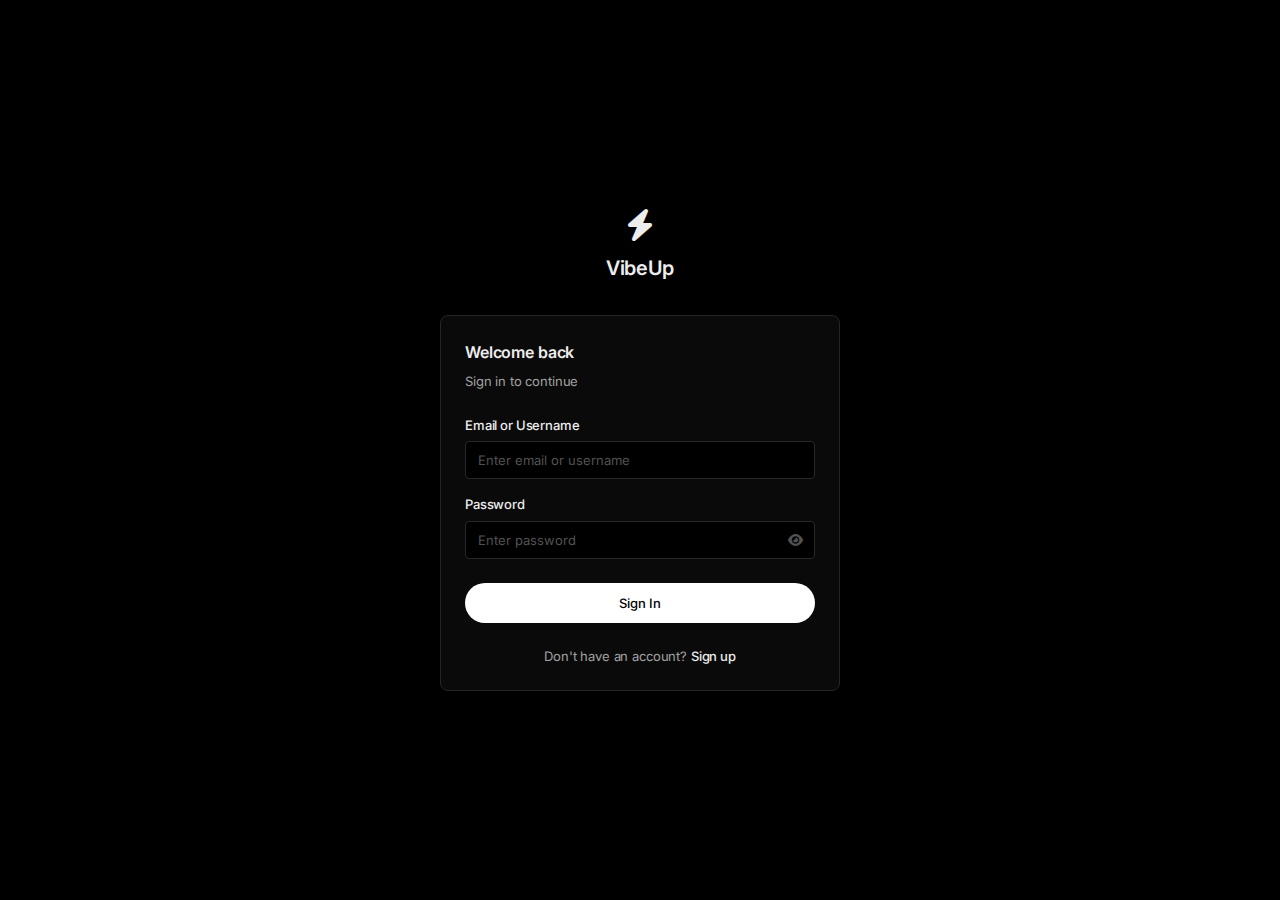
<file: index.html>
<!DOCTYPE html>
<html lang="en">

<head>
    <meta charset="UTF-8">
    <meta name="viewport" content="width=device-width, initial-scale=1.0">
    <title>VibeUp</title>
    <link rel="stylesheet" href="css/styles.css">
    <link rel="stylesheet" href="https://cdnjs.cloudflare.com/ajax/libs/font-awesome/6.0.0/css/all.min.css">
</head>

<body>
    <div class="app-layout">
        <aside class="sidebar">
            <a href="index.html" class="sidebar-logo">
                <i class="fas fa-bolt"></i>
                <span>VibeUp</span>
            </a>

            <nav class="sidebar-nav">
                <a href="index.html" class="nav-item active">
                    <i class="fas fa-home"></i>
                    <span>Home</span>
                </a>
                <a href="discover.html" class="nav-item">
                    <i class="fas fa-compass"></i>
                    <span>Discover</span>
                </a>
                <a href="profile.html" class="nav-item">
                    <i class="fas fa-user"></i>
                    <span>Profile</span>
                </a>
                <a href="settings.html" class="nav-item">
                    <i class="fas fa-cog"></i>
                    <span>Settings</span>
                </a>
            </nav>

            <div class="sidebar-footer">
                <div class="user-info" onclick="window.location.href='profile.html'">
                    <img id="sidebarAvatar" src="" class="user-avatar" alt="">
                    <div class="user-details">
                        <div class="user-name" id="sidebarName">Loading...</div>
                        <div class="user-handle" id="sidebarHandle">@loading</div>
                    </div>
                </div>
            </div>
        </aside>

        <main class="main-area">
            <div class="feed-container">
                <!-- Stories Section -->
                <div class="stories-section">
                    <div class="story add-story">
                        <div class="story-ring">
                            <i class="fas fa-plus"></i>
                        </div>
                        <span class="story-name">Add</span>
                    </div>
                    <div class="story">
                        <div class="story-ring">
                            <img src="https://ui-avatars.com/api/?name=Alex&background=000000&color=fff" alt="">
                        </div>
                        <span class="story-name">Alex</span>
                    </div>
                    <div class="story">
                        <div class="story-ring">
                            <img src="https://ui-avatars.com/api/?name=Sarah&background=000000&color=fff" alt="">
                        </div>
                        <span class="story-name">Sarah</span>
                    </div>
                    <div class="story">
                        <div class="story-ring">
                            <img src="https://ui-avatars.com/api/?name=Mike&background=000000&color=fff" alt="">
                        </div>
                        <span class="story-name">Mike</span>
                    </div>
                    <div class="story">
                        <div class="story-ring">
                            <img src="https://ui-avatars.com/api/?name=Emma&background=000000&color=fff" alt="">
                        </div>
                        <span class="story-name">Emma</span>
                    </div>
                    <div class="story">
                        <div class="story-ring">
                            <img src="https://ui-avatars.com/api/?name=John&background=000000&color=fff" alt="">
                        </div>
                        <span class="story-name">John</span>
                    </div>
                </div>

                <div class="post-composer">
                    <textarea id="postInput" class="composer-input" placeholder="What's happening?"></textarea>

                    <div id="feelingIndicator" class="feeling-indicator hidden">
                        <span id="feelingEmoji"></span>
                        <span id="feelingText"></span>
                        <button class="feeling-remove" onclick="removeFeeling()">×</button>
                    </div>

                    <div id="imagePreview" class="image-preview">
                        <img id="previewImg" src="">
                        <button onclick="removeImage()">×</button>
                    </div>

                    <div id="feelingPicker" class="feeling-picker hidden">
                        <div class="feeling-picker-title">How are you feeling?</div>
                        <div class="feeling-grid">
                            <button class="feeling-btn" onclick="selectFeeling('😊', 'happy')">😊 Happy</button>
                            <button class="feeling-btn" onclick="selectFeeling('😍', 'loved')">😍 Loved</button>
                            <button class="feeling-btn" onclick="selectFeeling('🎉', 'excited')">🎉 Excited</button>
                            <button class="feeling-btn" onclick="selectFeeling('😎', 'cool')">😎 Cool</button>
                            <button class="feeling-btn" onclick="selectFeeling('🤔', 'thoughtful')">🤔 Thinking</button>
                            <button class="feeling-btn" onclick="selectFeeling('😴', 'tired')">😴 Tired</button>
                            <button class="feeling-btn" onclick="selectFeeling('💪', 'motivated')">💪 Motivated</button>
                            <button class="feeling-btn" onclick="selectFeeling('☕', 'relaxed')">☕ Relaxed</button>
                        </div>
                    </div>

                    <div class="composer-actions">
                        <div class="composer-tools">
                            <input type="file" id="imageInput" accept="image/*" hidden
                                onchange="handleImageUpload(event)">
                            <button class="tool-btn" onclick="document.getElementById('imageInput').click()">
                                <i class="fas fa-image"></i>
                                <span>Image</span>
                            </button>
                            <button class="tool-btn" onclick="toggleFeelingPicker()">
                                <i class="fas fa-smile"></i>
                                <span>Feeling</span>
                            </button>
                        </div>
                        <button class="btn-primary" onclick="createPost()">Post</button>
                    </div>
                </div>

                <!-- Feed -->
                <div id="feedContainer"></div>

                <!-- Empty State -->
                <div id="emptyState" class="empty-state hidden">
                    <i class="fas fa-stream"></i>
                    <h3>No posts yet</h3>
                    <p>Create your first post or follow people to see updates</p>
                </div>
            </div>
        </main>

        <!-- Right Panel -->
        <aside class="right-panel">
            <div class="widget">
                <div class="widget-title">
                    <i class="fas fa-fire"></i>
                    Trending
                </div>
                <div class="trending-item">
                    <span class="trending-rank">1</span>
                    <div class="trending-info">
                        <div class="trending-topic">#TechVibes</div>
                        <div class="trending-count">2.4k posts</div>
                    </div>
                </div>
                <div class="trending-item">
                    <span class="trending-rank">2</span>
                    <div class="trending-info">
                        <div class="trending-topic">#BuildInPublic</div>
                        <div class="trending-count">1.8k posts</div>
                    </div>
                </div>
                <div class="trending-item">
                    <span class="trending-rank">3</span>
                    <div class="trending-info">
                        <div class="trending-topic">#Hackathon</div>
                        <div class="trending-count">1.2k posts</div>
                    </div>
                </div>
            </div>

            <div class="widget">
                <div class="widget-title">
                    <i class="fas fa-bolt"></i>
                    Quick Stats
                </div>
                <div style="display: flex; gap: 16px;">
                    <div class="stat-item">
                        <div class="stat-value" id="totalPosts">0</div>
                        <div class="stat-label">Posts</div>
                    </div>
                    <div class="stat-item">
                        <div class="stat-value" id="totalLikes">0</div>
                        <div class="stat-label">Likes</div>
                    </div>
                </div>
            </div>
        </aside>
    </div>

    <!-- Mobile Navigation -->
    <nav class="mobile-nav">
        <a href="index.html" class="nav-item active"><i class="fas fa-home"></i></a>
        <a href="discover.html" class="nav-item"><i class="fas fa-compass"></i></a>
        <a href="profile.html" class="nav-item"><i class="fas fa-user"></i></a>
        <a href="settings.html" class="nav-item"><i class="fas fa-cog"></i></a>
    </nav>

    <!-- Toast Container -->
    <div id="toastContainer" class="toast-container"></div>

    <script src="js/app.js"></script>
    <script>
        let selectedImage = null;
        let selectedFeeling = null;

        document.addEventListener('DOMContentLoaded', () => {
            initializeDummyPosts();
            loadFeed();
            loadUserInfo();
            loadStats();
        });

        function initializeDummyPosts() {
            const posts = getPosts();

            const dummyPosts = [
                {
                    id: 'dummy_pixelweb',
                    text: 'Persistant Local Storage ✅',
                    image: 'images/pixelweb_post.png',
                    feeling: { emoji: '🤖', text: 'by authors' },
                    authorId: 'user_pixelweb',
                    authorName: 'PixelWEB',
                    authorAvatar: 'https://ui-avatars.com/api/?name=Pixel+WEB&background=673AB7&color=fff',
                    likes: 999,
                    likedBy: [],
                    comments: [],
                    createdAt: new Date().toISOString()
                },
                {
                    id: 'dummy_1',
                    text: "Just finished my first marathon! 🏃‍♂️💨 The energy was incredible. Can't wait for the next one! #Running #FitnessGoals",
                    image: 'images/marathon.png',
                    feeling: { emoji: '🎉', text: 'excited' },
                    authorId: 'user_alex',
                    authorName: 'Alex Rivera',
                    authorAvatar: 'https://ui-avatars.com/api/?name=Alex+Rivera&background=0D8ABC&color=fff',
                    likes: 42,
                    likedBy: [],
                    comments: [
                        {
                            id: 'c1',
                            text: 'Way to go Alex! 💪',
                            authorName: 'Sarah Chen',
                            authorAvatar: 'https://ui-avatars.com/api/?name=Sarah+Chen&background=E91E63&color=fff',
                            createdAt: new Date(Date.now() - 3600000).toISOString()
                        }
                    ],
                    createdAt: new Date(Date.now() - 7200000).toISOString()
                },
                {
                    id: 'dummy_2',
                    text: "Exploring the beautiful streets of Kyoto. The cherry blossoms are breathtaking this time of year. 🌸🏯",
                    image: 'images/image.png',
                    feeling: { emoji: '😍', text: 'loved' },
                    authorId: 'user_sarah',
                    authorName: 'Sarah Chen',
                    authorAvatar: 'https://ui-avatars.com/api/?name=Sarah+Chen&background=E91E63&color=fff',
                    likes: 89,
                    likedBy: [],
                    comments: [],
                    createdAt: new Date(Date.now() - 86400000).toISOString()
                },
                {
                    id: 'dummy_3',
                    text: "Coding late into the night. Coffee is my best friend right now. ☕💻 Does anyone else love the peace of night coding? #DeveloperLife",
                    image: 'images/coffee.png',
                    feeling: { emoji: '☕', text: 'relaxed' },
                    authorId: 'user_mike',
                    authorName: 'Mike Johnson',
                    authorAvatar: 'https://ui-avatars.com/api/?name=Mike+Johnson&background=FF9800&color=fff',
                    likes: 24,
                    likedBy: [],
                    comments: [],
                    createdAt: new Date(Date.now() - 172800000).toISOString()
                }
            ];

            let postsChanged = false;

            dummyPosts.forEach(dummy => {
                const index = posts.findIndex(p => p.id === dummy.id);
                if (index === -1) {
                    // Add new dummy post
                    posts.unshift(dummy);
                    postsChanged = true;
                } else {
                    // Update existing dummy post content (image, text, etc)
                    // This ensures changes to dummy posts are reflected even if they are already in LS
                    if (posts[index].image !== dummy.image ||
                        posts[index].text !== dummy.text ||
                        JSON.stringify(posts[index].feeling) !== JSON.stringify(dummy.feeling)) {

                        posts[index].image = dummy.image;
                        posts[index].text = dummy.text;
                        posts[index].feeling = dummy.feeling;
                        postsChanged = true;
                    }
                }
            });

            if (postsChanged) {
                savePosts(posts);
                // Reload feed to show changes immediately if we are initializing
                const container = document.getElementById('feedContainer');
                if (container) container.innerHTML = ''; // Force reload trigger if needed, though loadFeed called after will handle it
            }
        }

        function loadUserInfo() {
            const user = getUser();
            const avatar = user.avatar || `https://ui-avatars.com/api/?name=${encodeURIComponent(user.name)}&background=171717&color=ededed`;
            document.getElementById('sidebarAvatar').src = avatar;
            document.getElementById('sidebarName').textContent = user.name;
            document.getElementById('sidebarHandle').textContent = '@' + user.username;
        }

        function loadStats() {
            const posts = getPosts();
            const user = getUser();
            const userPosts = posts.filter(p => p.authorId === user.id);
            document.getElementById('totalPosts').textContent = userPosts.length;
            document.getElementById('totalLikes').textContent = userPosts.reduce((a, b) => a + (b.likes || 0), 0);
        }

        function toggleFeelingPicker() {
            document.getElementById('feelingPicker').classList.toggle('hidden');
        }

        function selectFeeling(emoji, text) {
            selectedFeeling = { emoji, text };
            document.getElementById('feelingEmoji').textContent = emoji;
            document.getElementById('feelingText').textContent = text;
            document.getElementById('feelingIndicator').classList.remove('hidden');
            document.getElementById('feelingPicker').classList.add('hidden');
        }

        function removeFeeling() {
            selectedFeeling = null;
            document.getElementById('feelingIndicator').classList.add('hidden');
        }

        function handleImageUpload(e) {
            const file = e.target.files[0];
            if (file) {
                const reader = new FileReader();
                reader.onload = (e) => {
                    selectedImage = e.target.result;
                    document.getElementById('previewImg').src = selectedImage;
                    document.getElementById('imagePreview').classList.add('active');
                };
                reader.readAsDataURL(file);
            }
        }

        function removeImage() {
            selectedImage = null;
            document.getElementById('imagePreview').classList.remove('active');
            document.getElementById('imageInput').value = '';
        }

        function createPost() {
            const text = document.getElementById('postInput').value.trim();

            if (!text && !selectedImage && !selectedFeeling) {
                showToast('Write something to post', 'error');
                return;
            }

            const user = getUser();
            const newPost = {
                id: Date.now().toString(),
                text,
                image: selectedImage,
                feeling: selectedFeeling,
                authorId: user.id,
                authorName: user.name,
                authorAvatar: user.avatar,
                likes: 0,
                likedBy: [],
                comments: [],
                createdAt: new Date().toISOString()
            };

            const posts = getPosts();
            posts.unshift(newPost);
            savePosts(posts);

            // Clear form
            document.getElementById('postInput').value = '';
            removeImage();
            removeFeeling();

            loadFeed();
            loadStats();
            showToast('Posted');
        }

        function loadFeed() {
            const posts = getPosts();
            const container = document.getElementById('feedContainer');
            const empty = document.getElementById('emptyState');
            const user = getUser();

            if (posts.length === 0) {
                empty.classList.remove('hidden');
                container.innerHTML = '';
                return;
            }

            empty.classList.add('hidden');
            container.innerHTML = posts.map(post => {
                const comments = post.comments || [];
                const likedByUser = post.likedBy && post.likedBy.includes(user.id);
                const timeAgo = getTimeAgo(post.createdAt);
                const feelingBadge = post.feeling ?
                    `<span class="feeling-badge">· ${post.feeling.emoji} ${post.feeling.text}</span>` : '';
                const avatar = post.authorAvatar || `https://ui-avatars.com/api/?name=${encodeURIComponent(post.authorName)}&background=171717&color=ededed`;

                return `
                    <article class="post-item" data-id="${post.id}">
                        <div class="post-header">
                            <img src="${avatar}" class="post-avatar" alt="">
                            <div class="post-meta">
                                <div class="post-author">
                                    ${post.authorName}
                                    <span class="post-handle">@${post.authorName.toLowerCase().replace(/\s/g, '')}</span>
                                    ${feelingBadge}
                                </div>
                                <div class="post-time">${timeAgo}</div>
                            </div>
                        </div>
                        <div class="post-content">
                            ${post.text ? `<p class="post-text">${post.text}</p>` : ''}
                            ${post.image ? `<div class="post-image"><img src="${post.image}" alt=""></div>` : ''}
                        </div>
                        <div class="post-actions">
                            <button class="action-btn ${likedByUser ? 'liked' : ''}" onclick="toggleLike('${post.id}')">
                                <i class="fas fa-heart"></i>
                                <span>${post.likes || 0}</span>
                            </button>
                            <button class="action-btn" onclick="toggleComments('${post.id}')">
                                <i class="fas fa-comment"></i>
                                <span>${comments.length}</span>
                            </button>
                        </div>
                        <div id="comments-${post.id}" class="comments-section hidden">
                            ${comments.map(c => `
                                <div class="comment-item">
                                    <img src="${c.authorAvatar || `https://ui-avatars.com/api/?name=${encodeURIComponent(c.authorName)}&background=171717&color=ededed`}" class="comment-avatar" alt="">
                                    <div class="comment-body">
                                        <span class="comment-author">${c.authorName}</span>
                                        <span class="comment-text">${c.text}</span>
                                    </div>
                                </div>
                            `).join('')}
                            <div class="comment-input-row">
                                <input type="text" class="comment-input" id="comment-input-${post.id}" placeholder="Write a comment...">
                                <button class="btn-primary" onclick="addComment('${post.id}')">
                                    <i class="fas fa-paper-plane"></i>
                                </button>
                            </div>
                        </div>
                    </article>
                `;
            }).join('');
        }

        function toggleComments(postId) {
            document.getElementById('comments-' + postId).classList.toggle('hidden');
        }

        function addComment(postId) {
            const input = document.getElementById('comment-input-' + postId);
            const text = input.value.trim();
            if (!text) return;

            const user = getUser();
            const posts = getPosts();
            const postIndex = posts.findIndex(p => p.id === postId);
            if (postIndex === -1) return;

            if (!posts[postIndex].comments) posts[postIndex].comments = [];

            posts[postIndex].comments.push({
                id: Date.now().toString(),
                text,
                authorId: user.id,
                authorName: user.name,
                authorAvatar: user.avatar,
                createdAt: new Date().toISOString()
            });

            savePosts(posts);
            loadFeed();

            setTimeout(() => {
                document.getElementById('comments-' + postId).classList.remove('hidden');
            }, 50);
        }

        function getTimeAgo(dateString) {
            const now = new Date();
            const date = new Date(dateString);
            const seconds = Math.floor((now - date) / 1000);

            if (seconds < 60) return 'now';
            if (seconds < 3600) return Math.floor(seconds / 60) + 'm';
            if (seconds < 86400) return Math.floor(seconds / 3600) + 'h';
            if (seconds < 604800) return Math.floor(seconds / 86400) + 'd';
            return date.toLocaleDateString();
        }
    </script>
</body>

</html>
</file>
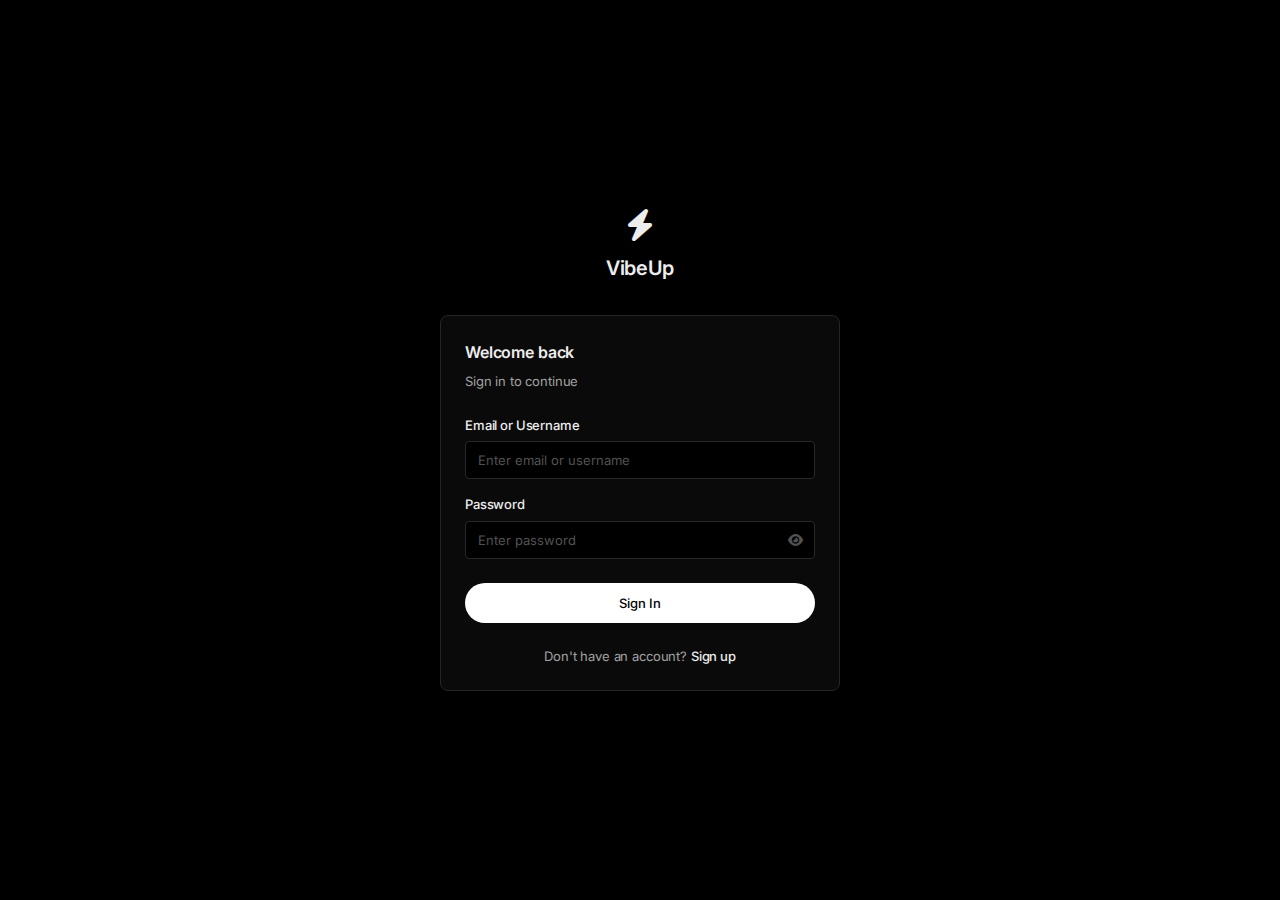
<file: discover.html>
<!DOCTYPE html>
<html lang="en">

<head>
    <meta charset="UTF-8">
    <meta name="viewport" content="width=device-width, initial-scale=1.0">
    <title>Discover - VibeUp</title>
    <link rel="stylesheet" href="css/styles.css">
    <link rel="stylesheet" href="https://cdnjs.cloudflare.com/ajax/libs/font-awesome/6.0.0/css/all.min.css">
</head>

<body>
    <div class="app-layout">
        <!-- Sidebar -->
        <aside class="sidebar">
            <a href="index.html" class="sidebar-logo">
                <i class="fas fa-bolt"></i>
                <span>VibeUp</span>
            </a>
            <nav class="sidebar-nav">
                <a href="index.html" class="nav-item"><i class="fas fa-home"></i><span>Home</span></a>
                <a href="discover.html" class="nav-item active"><i class="fas fa-compass"></i><span>Discover</span></a>
                <a href="profile.html" class="nav-item"><i class="fas fa-user"></i><span>Profile</span></a>
                <a href="settings.html" class="nav-item"><i class="fas fa-cog"></i><span>Settings</span></a>
            </nav>
            <div class="sidebar-footer">
                <div class="user-info" onclick="window.location.href='profile.html'">
                    <img id="sidebarAvatar" class="user-avatar" src="" alt="">
                    <div class="user-details">
                        <div class="user-name" id="sidebarName">Loading...</div>
                        <div class="user-handle" id="sidebarHandle">@loading</div>
                    </div>
                </div>
            </div>
        </aside>

        <!-- Main Area -->
        <main class="main-area">
            <div class="feed-container">
                <!-- Search -->
                <div class="post-composer" style="padding: 16px 0;">
                    <input type="text" class="form-input" id="searchInput" placeholder="Search posts, people, topics..."
                        style="background: var(--bg-subtle);">
                </div>

                <!-- Trending -->
                <div class="widget" style="margin-bottom: 24px;">
                    <div class="widget-title">
                        <i class="fas fa-fire"></i>
                        Trending Now
                    </div>
                    <div class="trending-item">
                        <span class="trending-rank">1</span>
                        <div class="trending-info">
                            <div class="trending-topic">#TechVibes</div>
                            <div class="trending-count">Technology · 2.4k posts</div>
                        </div>
                    </div>
                    <div class="trending-item">
                        <span class="trending-rank">2</span>
                        <div class="trending-info">
                            <div class="trending-topic">#BuildInPublic</div>
                            <div class="trending-count">Startups · 1.8k posts</div>
                        </div>
                    </div>
                    <div class="trending-item">
                        <span class="trending-rank">3</span>
                        <div class="trending-info">
                            <div class="trending-topic">#Hackathon</div>
                            <div class="trending-count">Development · 1.2k posts</div>
                        </div>
                    </div>
                    <div class="trending-item">
                        <span class="trending-rank">4</span>
                        <div class="trending-info">
                            <div class="trending-topic">#ProductLaunch</div>
                            <div class="trending-count">Business · 987 posts</div>
                        </div>
                    </div>
                    <div class="trending-item">
                        <span class="trending-rank">5</span>
                        <div class="trending-info">
                            <div class="trending-topic">#AINews</div>
                            <div class="trending-count">AI · 756 posts</div>
                        </div>
                    </div>
                </div>

                <!-- Featured Posts -->
                <div class="widget">
                    <div class="widget-title">
                        <i class="fas fa-star"></i>
                        Featured Posts
                    </div>
                    <div id="featuredPosts"></div>
                    <div id="emptyFeatured" class="empty-state hidden" style="padding: 24px;">
                        <p class="text-muted">No posts yet</p>
                    </div>
                </div>

                <!-- Suggested Users -->
                <div class="widget">
                    <div class="widget-title">
                        <i class="fas fa-user-plus"></i>
                        Suggested
                    </div>
                    <div id="suggestedUsers"></div>
                </div>
            </div>
        </main>
    </div>

    <!-- Mobile Nav -->
    <nav class="mobile-nav">
        <a href="index.html" class="nav-item"><i class="fas fa-home"></i></a>
        <a href="discover.html" class="nav-item active"><i class="fas fa-compass"></i></a>
        <a href="profile.html" class="nav-item"><i class="fas fa-user"></i></a>
        <a href="settings.html" class="nav-item"><i class="fas fa-cog"></i></a>
    </nav>

    <div id="toastContainer" class="toast-container"></div>

    <script src="js/app.js"></script>
    <script>
        document.addEventListener('DOMContentLoaded', () => {
            loadSidebarInfo();
            loadFeaturedPosts();
            loadSuggestedUsers();
        });

        function loadSidebarInfo() {
            const user = getUser();
            const avatar = user.avatar || `https://ui-avatars.com/api/?name=${encodeURIComponent(user.name)}&background=171717&color=ededed`;
            document.getElementById('sidebarAvatar').src = avatar;
            document.getElementById('sidebarName').textContent = user.name;
            document.getElementById('sidebarHandle').textContent = '@' + user.username;
        }

        function loadFeaturedPosts() {
            const posts = getPosts();
            const container = document.getElementById('featuredPosts');
            const empty = document.getElementById('emptyFeatured');

            if (posts.length === 0) {
                empty.classList.remove('hidden');
                return;
            }

            const featured = posts.sort((a, b) => (b.likes || 0) - (a.likes || 0)).slice(0, 3);

            container.innerHTML = featured.map(post => {
                const avatar = post.authorAvatar || `https://ui-avatars.com/api/?name=${encodeURIComponent(post.authorName)}&background=171717&color=ededed`;
                return `
                    <div style="padding: 12px 0; border-bottom: 1px solid var(--border-dim);">
                        <div style="display: flex; gap: 10px; align-items: center; margin-bottom: 8px;">
                            <img src="${avatar}" style="width: 28px; height: 28px; border-radius: 50%;">
                            <span style="font-weight: 500; font-size: 13px;">${post.authorName}</span>
                        </div>
                        <p style="font-size: 13px; color: var(--text-muted);">${post.text ? post.text.substring(0, 100) : ''}${post.text && post.text.length > 100 ? '...' : ''}</p>
                        <div style="font-size: 12px; color: var(--text-faint); margin-top: 8px;">
                            <i class="fas fa-heart"></i> ${post.likes || 0}
                        </div>
                    </div>
                `;
            }).join('');
        }

        function loadSuggestedUsers() {
            const users = [
                { name: 'Alex Chen', handle: '@alexc', color: '667eea' },
                { name: 'Sarah Kim', handle: '@sarahk', color: 'f093fb' },
                { name: 'Mike Dev', handle: '@mikedev', color: '4facfe' }
            ];

            document.getElementById('suggestedUsers').innerHTML = users.map(u => `
                <div style="display: flex; align-items: center; gap: 12px; padding: 12px 0; border-bottom: 1px solid var(--border-dim);">
                    <img src="https://ui-avatars.com/api/?name=${encodeURIComponent(u.name)}&background=${u.color}&color=fff" style="width: 36px; height: 36px; border-radius: 50%;">
                    <div style="flex: 1;">
                        <div style="font-weight: 500; font-size: 13px;">${u.name}</div>
                        <div style="font-size: 12px; color: var(--text-muted);">${u.handle}</div>
                    </div>
                    <button class="btn-primary" style="padding: 6px 12px; font-size: 12px;" onclick="this.textContent = this.textContent === 'Follow' ? 'Following' : 'Follow'">Follow</button>
                </div>
            `).join('');
        }
    </script>
</body>

</html>
</file>
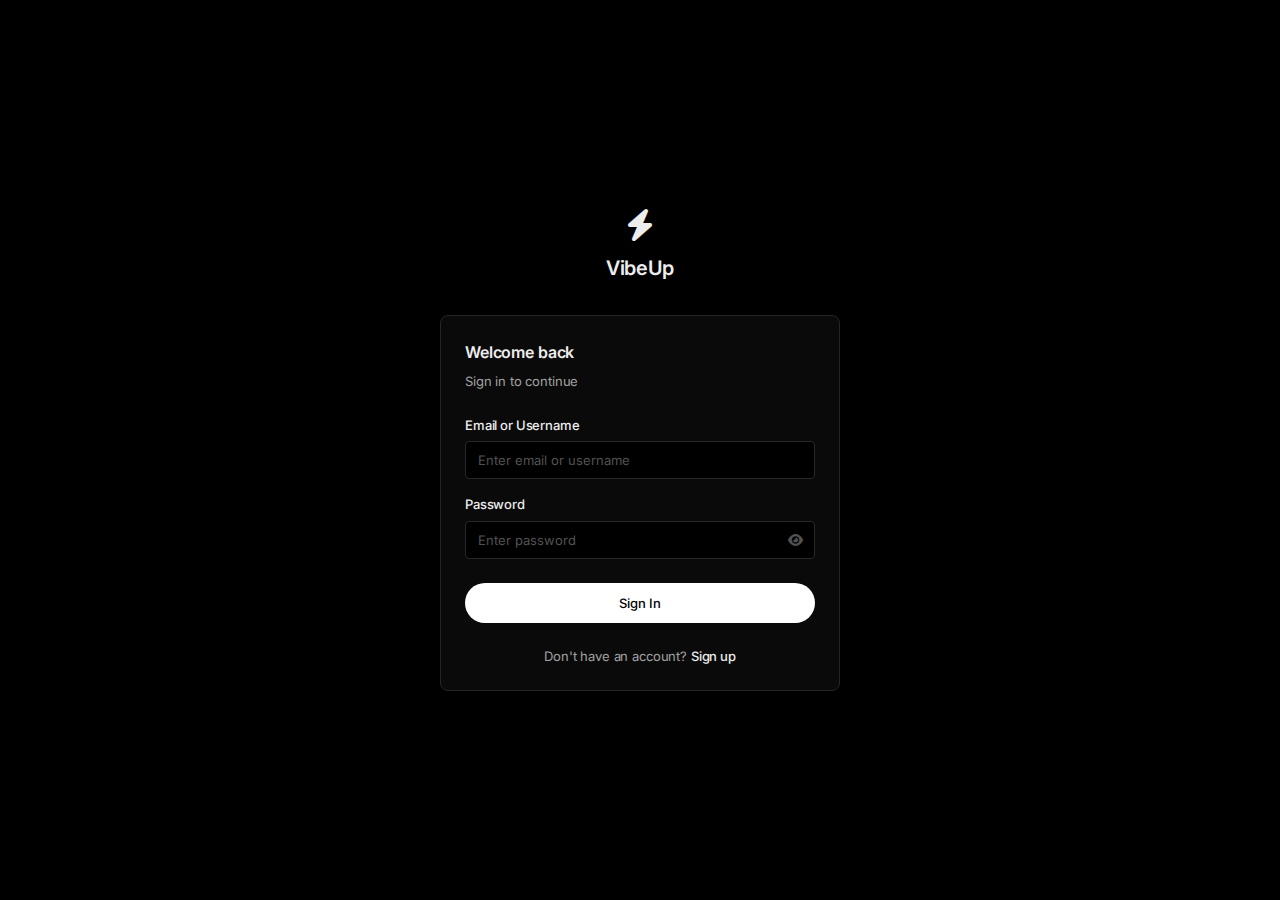
<file: login.html>
<!DOCTYPE html>
<html lang="en">

<head>
    <meta charset="UTF-8">
    <meta name="viewport" content="width=device-width, initial-scale=1.0">
    <title>Login - VibeUp</title>
    <link rel="stylesheet" href="css/styles.css">
    <link rel="stylesheet" href="https://cdnjs.cloudflare.com/ajax/libs/font-awesome/6.0.0/css/all.min.css">
</head>

<body>
    <div class="auth-page">
        <div class="auth-container">
            <div class="auth-logo">
                <i class="fas fa-bolt"></i>
                <h1>VibeUp</h1>
            </div>

            <div class="auth-form">
                <h2 class="auth-title">Welcome back</h2>
                <p class="auth-subtitle">Sign in to continue</p>

                <form id="loginForm" onsubmit="handleLogin(event)">
                    <div class="form-group">
                        <label class="form-label">Email or Username</label>
                        <input type="text" id="loginEmail" class="form-input" placeholder="Enter email or username"
                            required>
                    </div>

                    <div class="form-group">
                        <label class="form-label">Password</label>
                        <div style="position: relative;">
                            <input type="password" id="loginPassword" class="form-input" placeholder="Enter password"
                                required>
                            <button type="button" class="password-toggle" onclick="togglePassword('loginPassword')">
                                <i class="fas fa-eye"></i>
                            </button>
                        </div>
                    </div>

                    <button type="submit" class="btn-primary auth-btn">Sign In</button>
                </form>

                <p class="auth-footer">
                    Don't have an account? <a href="signup.html">Sign up</a>
                </p>
            </div>
        </div>
    </div>

    <div id="toastContainer" class="toast-container"></div>

    <script src="js/app.js"></script>
    <script>
        document.addEventListener('DOMContentLoaded', () => {
            if (isLoggedIn()) {
                window.location.href = 'index.html';
            }
        });

        function handleLogin(e) {
            e.preventDefault();

            const email = document.getElementById('loginEmail').value.trim();
            const password = document.getElementById('loginPassword').value;

            const users = getRegisteredUsers();
            const user = users.find(u => u.email === email || u.username === email);

            if (!user) {
                showToast('User not found', 'error');
                return;
            }

            if (user.password !== password) {
                showToast('Wrong password', 'error');
                return;
            }

            loginUser(user);
            showToast('Logged in');

            setTimeout(() => {
                window.location.href = 'index.html';
            }, 500);
        }

        function togglePassword(id) {
            const input = document.getElementById(id);
            const icon = input.nextElementSibling.querySelector('i');
            if (input.type === 'password') {
                input.type = 'text';
                icon.classList.replace('fa-eye', 'fa-eye-slash');
            } else {
                input.type = 'password';
                icon.classList.replace('fa-eye-slash', 'fa-eye');
            }
        }
    </script>
</body>

</html>
</file>
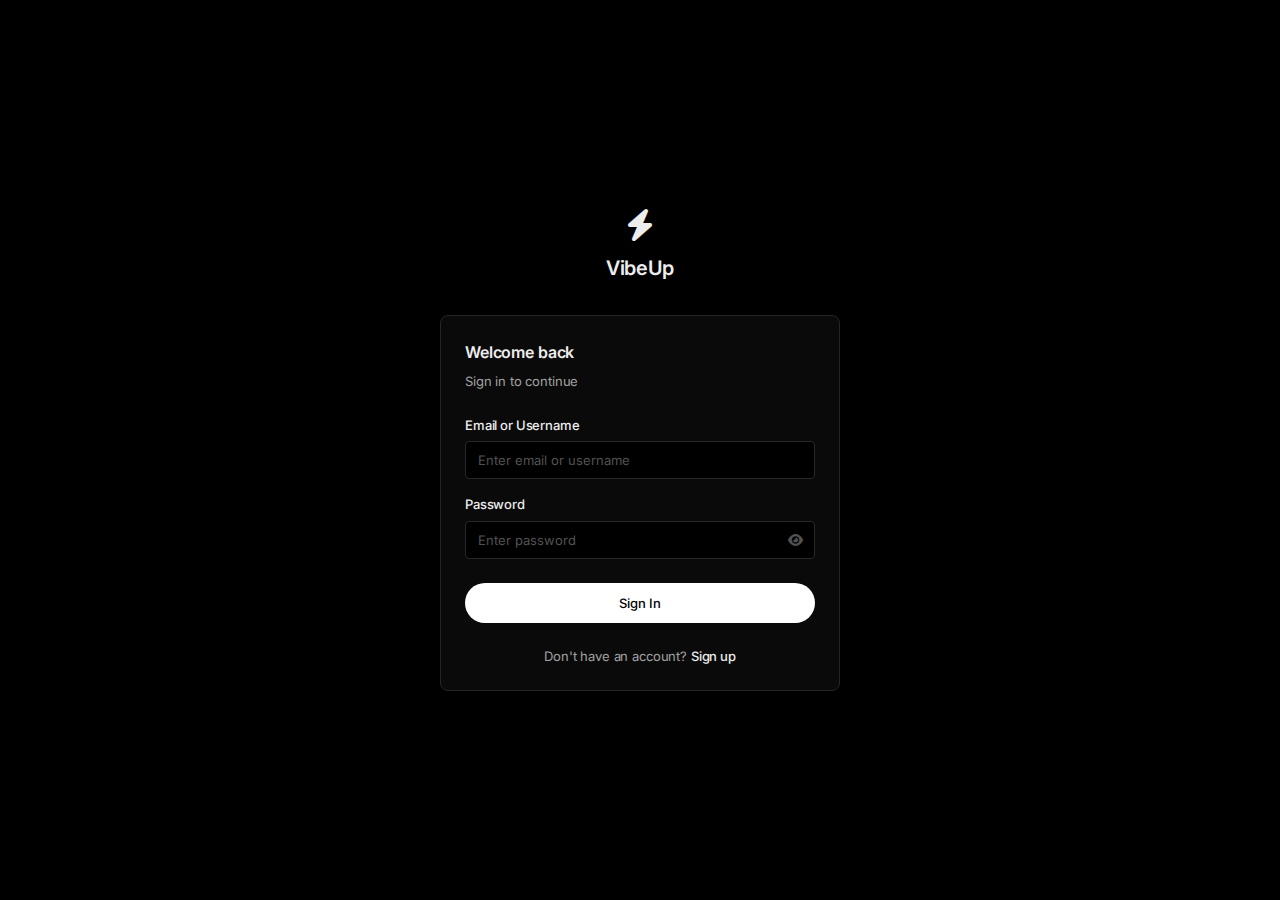
<file: profile.html>
<!DOCTYPE html>
<html lang="en">

<head>
    <meta charset="UTF-8">
    <meta name="viewport" content="width=device-width, initial-scale=1.0">
    <title>Profile - SocialVibe</title>
    <link rel="stylesheet" href="css/styles.css">
    <link rel="stylesheet" href="https://cdnjs.cloudflare.com/ajax/libs/font-awesome/6.0.0/css/all.min.css">
</head>

<body>
    <div class="app-layout">
        <!-- Sidebar -->
        <aside class="sidebar">
            <a href="index.html" class="sidebar-logo">
                <i class="fas fa-bolt"></i>
                <span>SocialVibe</span>
            </a>
            <nav class="sidebar-nav">
                <a href="index.html" class="nav-item"><i class="fas fa-home"></i><span>Home</span></a>
                <a href="discover.html" class="nav-item"><i class="fas fa-compass"></i><span>Discover</span></a>
                <a href="profile.html" class="nav-item active"><i class="fas fa-user"></i><span>Profile</span></a>
                <a href="settings.html" class="nav-item"><i class="fas fa-cog"></i><span>Settings</span></a>
            </nav>
            <div class="sidebar-footer">
                <div class="user-info" onclick="window.location.href='profile.html'">
                    <img id="sidebarAvatar" class="user-avatar" src="" alt="">
                    <div class="user-details">
                        <div class="user-name" id="sidebarName">Loading...</div>
                        <div class="user-handle" id="sidebarHandle">@loading</div>
                    </div>
                </div>
            </div>
        </aside>

        <!-- Main Area -->
        <main class="main-area">
            <div class="feed-container">
                <!-- Profile Header -->
                <div class="profile-header">
                    <div class="profile-info">
                        <div style="position: relative;">
                            <img id="profileAvatar" class="profile-avatar" src="" alt="">
                            <input type="file" id="avatarInput" accept="image/*" hidden
                                onchange="handleAvatarUpload(event)">
                        </div>
                        <div class="profile-details">
                            <h1 class="profile-name" id="profileName">Loading...</h1>
                            <p class="profile-handle" id="profileHandle">@loading</p>
                            <p class="profile-bio" id="profileBio">...</p>
                            <div class="profile-stats">
                                <div class="stat-item">
                                    <span class="stat-value" id="postCount">0</span>
                                    <span class="stat-label">Posts</span>
                                </div>
                                <div class="stat-item">
                                    <span class="stat-value" id="likesCount">0</span>
                                    <span class="stat-label">Likes</span>
                                </div>
                                <div class="stat-item">
                                    <span class="stat-value">0</span>
                                    <span class="stat-label">Followers</span>
                                </div>
                            </div>
                            <div class="profile-actions">
                                <button class="btn-primary" onclick="openEditModal()">
                                    <i class="fas fa-edit"></i> Edit
                                </button>
                                <button class="tool-btn" onclick="document.getElementById('avatarInput').click()">
                                    <i class="fas fa-camera"></i> Avatar
                                </button>
                            </div>
                        </div>
                    </div>
                </div>

                <!-- Create Post -->
                <div class="post-composer">
                    <textarea id="postInput" class="composer-input" placeholder="Share something..."></textarea>
                    <div id="imagePreview" class="image-preview">
                        <img id="previewImg" src="">
                        <button onclick="removeImage()">×</button>
                    </div>
                    <div class="composer-actions">
                        <div class="composer-tools">
                            <input type="file" id="imageInput" accept="image/*" hidden
                                onchange="handleImageUpload(event)">
                            <button class="tool-btn" onclick="document.getElementById('imageInput').click()">
                                <i class="fas fa-image"></i> Image
                            </button>
                        </div>
                        <button class="btn-primary" onclick="createPost()">Post</button>
                    </div>
                </div>

                <!-- User Posts -->
                <div id="userPosts"></div>
                <div id="emptyState" class="empty-state hidden">
                    <i class="fas fa-camera"></i>
                    <h3>No posts yet</h3>
                    <p>Create your first post</p>
                </div>
            </div>
        </main>
    </div>

    <!-- Edit Modal -->
    <div id="editModal" class="modal-overlay">
        <div class="modal">
            <div class="modal-header">
                <h3 class="modal-title">Edit Profile</h3>
                <button class="modal-close" onclick="closeEditModal()">×</button>
            </div>
            <div class="form-group">
                <label class="form-label">Name</label>
                <input type="text" id="editName" class="form-input" placeholder="Your name">
            </div>
            <div class="form-group">
                <label class="form-label">Username</label>
                <input type="text" id="editUsername" class="form-input" placeholder="username">
            </div>
            <div class="form-group">
                <label class="form-label">Bio</label>
                <input type="text" id="editBio" class="form-input" placeholder="Tell us about yourself">
            </div>
            <div class="modal-footer">
                <button class="tool-btn" onclick="closeEditModal()">Cancel</button>
                <button class="btn-primary" onclick="saveProfile()">Save</button>
            </div>
        </div>
    </div>

    <!-- Mobile Nav -->
    <nav class="mobile-nav">
        <a href="index.html" class="nav-item"><i class="fas fa-home"></i></a>
        <a href="discover.html" class="nav-item"><i class="fas fa-compass"></i></a>
        <a href="profile.html" class="nav-item active"><i class="fas fa-user"></i></a>
        <a href="settings.html" class="nav-item"><i class="fas fa-cog"></i></a>
    </nav>

    <div id="toastContainer" class="toast-container"></div>

    <script src="js/app.js"></script>
    <script>
        let selectedImage = null;

        document.addEventListener('DOMContentLoaded', () => {
            loadProfile();
            loadUserPosts();
            loadSidebarInfo();
        });

        function loadSidebarInfo() {
            const user = getUser();
            const avatar = user.avatar || `https://ui-avatars.com/api/?name=${encodeURIComponent(user.name)}&background=171717&color=ededed`;
            document.getElementById('sidebarAvatar').src = avatar;
            document.getElementById('sidebarName').textContent = user.name;
            document.getElementById('sidebarHandle').textContent = '@' + user.username;
        }

        function loadProfile() {
            const user = getUser();
            const avatar = user.avatar || `https://ui-avatars.com/api/?name=${encodeURIComponent(user.name)}&background=171717&color=ededed`;
            document.getElementById('profileAvatar').src = avatar;
            document.getElementById('profileName').textContent = user.name;
            document.getElementById('profileHandle').textContent = '@' + user.username;
            document.getElementById('profileBio').textContent = user.bio || 'No bio yet';

            const posts = getPosts().filter(p => p.authorId === user.id);
            document.getElementById('postCount').textContent = posts.length;
            document.getElementById('likesCount').textContent = posts.reduce((a, b) => a + (b.likes || 0), 0);
        }

        function loadUserPosts() {
            const user = getUser();
            const posts = getPosts().filter(p => p.authorId === user.id);
            const container = document.getElementById('userPosts');
            const empty = document.getElementById('emptyState');

            if (posts.length === 0) {
                empty.classList.remove('hidden');
                container.innerHTML = '';
                return;
            }

            empty.classList.add('hidden');
            const avatar = user.avatar || `https://ui-avatars.com/api/?name=${encodeURIComponent(user.name)}&background=171717&color=ededed`;

            container.innerHTML = posts.map(post => `
                <article class="post-item">
                    <div class="post-header">
                        <img src="${avatar}" class="post-avatar" alt="">
                        <div class="post-meta">
                            <div class="post-author">${user.name}</div>
                            <div class="post-time">${new Date(post.createdAt).toLocaleDateString()}</div>
                        </div>
                        <button class="action-btn text-error" onclick="deletePost('${post.id}')">
                            <i class="fas fa-trash"></i>
                        </button>
                    </div>
                    <div class="post-content">
                        ${post.text ? `<p class="post-text">${post.text}</p>` : ''}
                        ${post.image ? `<div class="post-image"><img src="${post.image}"></div>` : ''}
                    </div>
                    <div class="post-actions">
                        <button class="action-btn ${post.likedBy?.includes(user.id) ? 'liked' : ''}" onclick="toggleLike('${post.id}')">
                            <i class="fas fa-heart"></i> ${post.likes || 0}
                        </button>
                        <button class="action-btn" onclick="toggleComments('${post.id}')">
                            <i class="fas fa-comment"></i> ${(post.comments || []).length}
                        </button>
                    </div>
                    <div id="comments-${post.id}" class="comments-section hidden">
                        ${(post.comments || []).map(c => `
                            <div class="comment-item">
                                <img src="${c.authorAvatar || `https://ui-avatars.com/api/?name=${encodeURIComponent(c.authorName)}&background=171717&color=ededed`}" class="comment-avatar">
                                <div class="comment-body">
                                    <span class="comment-author">${c.authorName}</span>
                                    <span class="comment-text">${c.text}</span>
                                </div>
                            </div>
                        `).join('')}
                        <div class="comment-input-row">
                            <input type="text" class="comment-input" id="comment-input-${post.id}" placeholder="Comment...">
                            <button class="btn-primary" onclick="addComment('${post.id}')"><i class="fas fa-paper-plane"></i></button>
                        </div>
                    </div>
                </article>
            `).join('');
        }

        function handleAvatarUpload(e) {
            const file = e.target.files[0];
            if (file) {
                const reader = new FileReader();
                reader.onload = (e) => {
                    const user = getUser();
                    user.avatar = e.target.result;
                    saveUser(user);
                    loadProfile();
                    loadSidebarInfo();
                    showToast('Avatar updated');
                };
                reader.readAsDataURL(file);
            }
        }

        function handleImageUpload(e) {
            const file = e.target.files[0];
            if (file) {
                const reader = new FileReader();
                reader.onload = (e) => {
                    selectedImage = e.target.result;
                    document.getElementById('previewImg').src = selectedImage;
                    document.getElementById('imagePreview').classList.add('active');
                };
                reader.readAsDataURL(file);
            }
        }

        function removeImage() {
            selectedImage = null;
            document.getElementById('imagePreview').classList.remove('active');
        }

        function createPost() {
            const text = document.getElementById('postInput').value.trim();
            if (!text && !selectedImage) {
                showToast('Add content to post', 'error');
                return;
            }

            const user = getUser();
            const posts = getPosts();
            posts.unshift({
                id: Date.now().toString(),
                text,
                image: selectedImage,
                authorId: user.id,
                authorName: user.name,
                authorAvatar: user.avatar,
                likes: 0,
                likedBy: [],
                comments: [],
                createdAt: new Date().toISOString()
            });
            savePosts(posts);
            document.getElementById('postInput').value = '';
            removeImage();
            loadProfile();
            loadUserPosts();
            showToast('Posted');
        }

        function deletePost(id) {
            if (confirm('Delete this post?')) {
                savePosts(getPosts().filter(p => p.id !== id));
                loadProfile();
                loadUserPosts();
            }
        }

        function toggleComments(postId) {
            document.getElementById('comments-' + postId).classList.toggle('hidden');
        }

        function addComment(postId) {
            const input = document.getElementById('comment-input-' + postId);
            const text = input.value.trim();
            if (!text) return;

            const user = getUser();
            const posts = getPosts();
            const idx = posts.findIndex(p => p.id === postId);
            if (idx === -1) return;

            if (!posts[idx].comments) posts[idx].comments = [];
            posts[idx].comments.push({
                id: Date.now().toString(),
                text,
                authorId: user.id,
                authorName: user.name,
                authorAvatar: user.avatar,
                createdAt: new Date().toISOString()
            });
            savePosts(posts);
            loadUserPosts();
            setTimeout(() => document.getElementById('comments-' + postId).classList.remove('hidden'), 50);
        }

        function openEditModal() {
            const user = getUser();
            document.getElementById('editName').value = user.name;
            document.getElementById('editUsername').value = user.username;
            document.getElementById('editBio').value = user.bio;
            document.getElementById('editModal').classList.add('active');
        }

        function closeEditModal() {
            document.getElementById('editModal').classList.remove('active');
        }

        function saveProfile() {
            const user = getUser();
            user.name = document.getElementById('editName').value || user.name;
            user.username = document.getElementById('editUsername').value || user.username;
            user.bio = document.getElementById('editBio').value || user.bio;
            saveUser(user);

            const posts = getPosts();
            posts.forEach(p => {
                if (p.authorId === user.id) {
                    p.authorName = user.name;
                    p.authorAvatar = user.avatar;
                }
            });
            savePosts(posts);

            closeEditModal();
            loadProfile();
            loadUserPosts();
            loadSidebarInfo();
            showToast('Profile saved');
        }
    </script>
</body>

</html>
</file>
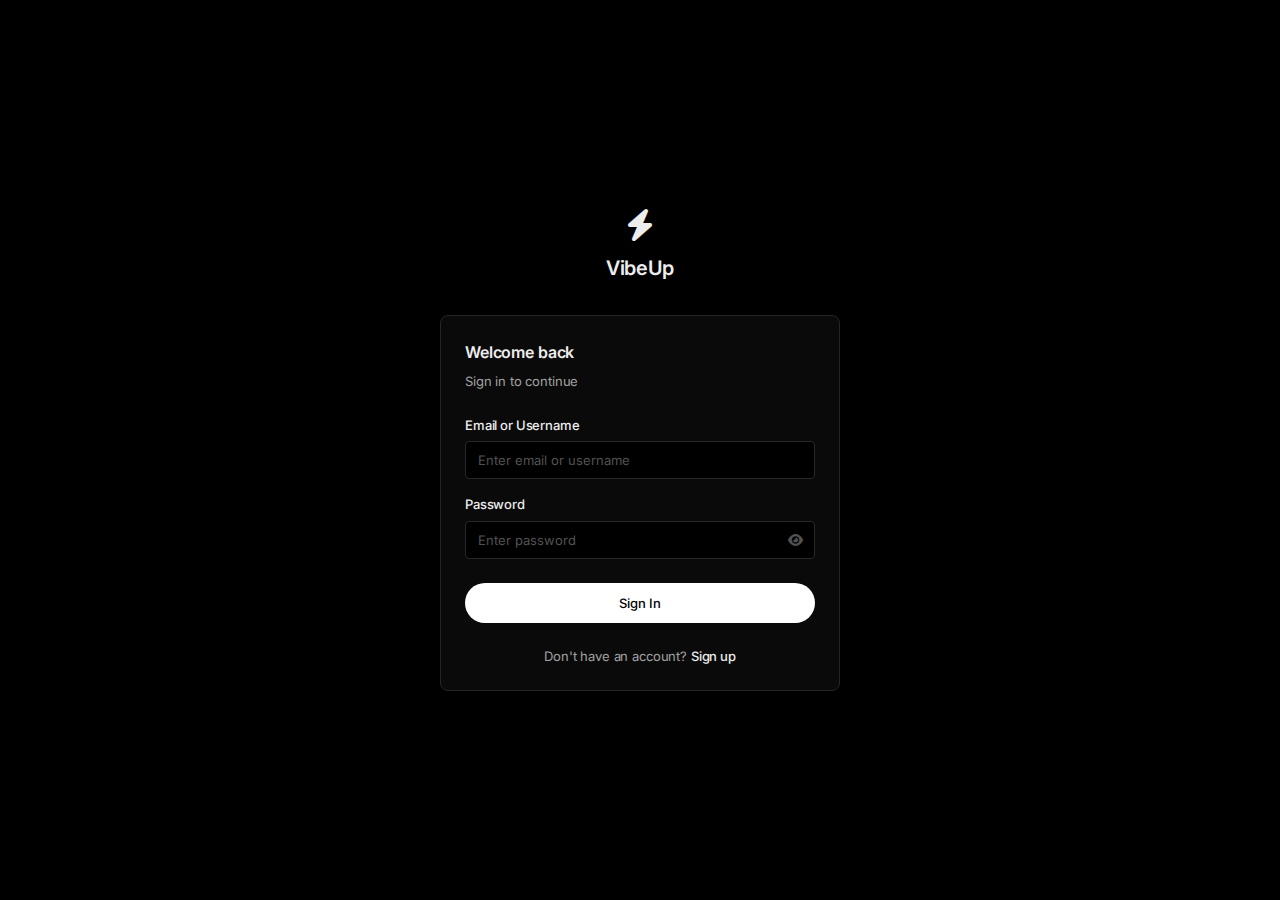
<file: settings.html>
<!DOCTYPE html>
<html lang="en">

<head>
    <meta charset="UTF-8">
    <meta name="viewport" content="width=device-width, initial-scale=1.0">
    <title>Settings - SocialVibe</title>
    <link rel="stylesheet" href="css/styles.css">
    <link rel="stylesheet" href="https://cdnjs.cloudflare.com/ajax/libs/font-awesome/6.0.0/css/all.min.css">
</head>

<body>
    <div class="app-layout">
        <!-- Sidebar -->
        <aside class="sidebar">
            <a href="index.html" class="sidebar-logo">
                <i class="fas fa-bolt"></i>
                <span>SocialVibe</span>
            </a>
            <nav class="sidebar-nav">
                <a href="index.html" class="nav-item"><i class="fas fa-home"></i><span>Home</span></a>
                <a href="discover.html" class="nav-item"><i class="fas fa-compass"></i><span>Discover</span></a>
                <a href="profile.html" class="nav-item"><i class="fas fa-user"></i><span>Profile</span></a>
                <a href="settings.html" class="nav-item active"><i class="fas fa-cog"></i><span>Settings</span></a>
            </nav>
            <div class="sidebar-footer">
                <div class="user-info" onclick="window.location.href='profile.html'">
                    <img id="sidebarAvatar" class="user-avatar" src="" alt="">
                    <div class="user-details">
                        <div class="user-name" id="sidebarName">Loading...</div>
                        <div class="user-handle" id="sidebarHandle">@loading</div>
                    </div>
                </div>
            </div>
        </aside>

        <!-- Main Area -->
        <main class="main-area">
            <div class="feed-container">
                <h1 style="font-size: 20px; font-weight: 600; margin-bottom: 24px; letter-spacing: -0.02em;">Settings
                </h1>

                <!-- Appearance -->
                <div class="settings-section">
                    <div class="settings-title">Appearance</div>
                    <div class="setting-row">
                        <div class="setting-info">
                            <div class="setting-label">Dark Mode</div>
                            <div class="setting-desc">Toggle between dark and light theme</div>
                        </div>
                        <div id="themeToggle" class="toggle" onclick="toggleTheme()"></div>
                    </div>
                </div>

                <!-- Notifications -->
                <div class="settings-section">
                    <div class="settings-title">Notifications</div>
                    <div class="setting-row">
                        <div class="setting-info">
                            <div class="setting-label">Likes</div>
                            <div class="setting-desc">Get notified when someone likes your post</div>
                        </div>
                        <div class="toggle active" onclick="this.classList.toggle('active')"></div>
                    </div>
                    <div class="setting-row">
                        <div class="setting-info">
                            <div class="setting-label">Comments</div>
                            <div class="setting-desc">Get notified when someone comments</div>
                        </div>
                        <div class="toggle active" onclick="this.classList.toggle('active')"></div>
                    </div>
                </div>

                <!-- Data -->
                <div class="settings-section">
                    <div class="settings-title">Data</div>
                    <div class="setting-row" style="cursor: pointer;" onclick="exportData()">
                        <div class="setting-info">
                            <div class="setting-label">Export Data</div>
                            <div class="setting-desc">Download all your posts and profile</div>
                        </div>
                        <i class="fas fa-download setting-action"></i>
                    </div>
                    <div class="setting-row" style="cursor: pointer;" onclick="clearData()">
                        <div class="setting-info">
                            <div class="setting-label text-error">Clear All Data</div>
                            <div class="setting-desc">Permanently delete everything</div>
                        </div>
                        <i class="fas fa-trash setting-action text-error"></i>
                    </div>
                </div>

                <!-- Account -->
                <div class="settings-section">
                    <div class="settings-title">Account</div>
                    <div class="setting-row" style="cursor: pointer;" onclick="logoutUser()">
                        <div class="setting-info">
                            <div class="setting-label text-error">Logout</div>
                            <div class="setting-desc">Sign out of your account</div>
                        </div>
                        <i class="fas fa-sign-out-alt setting-action text-error"></i>
                    </div>
                </div>

                <!-- About -->
                <div class="widget" style="margin-top: 32px;">
                    <div class="widget-title">
                        <i class="fas fa-info-circle"></i>
                        About
                    </div>
                    <div style="font-size: 13px; color: var(--text-muted);">
                        <p>SocialVibe v2.0</p>
                        <p style="margin-top: 4px;">Made with ❤️ by PixelWeb</p>
                    </div>
                </div>
            </div>
        </main>
    </div>

    <!-- Mobile Nav -->
    <nav class="mobile-nav">
        <a href="index.html" class="nav-item"><i class="fas fa-home"></i></a>
        <a href="discover.html" class="nav-item"><i class="fas fa-compass"></i></a>
        <a href="profile.html" class="nav-item"><i class="fas fa-user"></i></a>
        <a href="settings.html" class="nav-item active"><i class="fas fa-cog"></i></a>
    </nav>

    <div id="toastContainer" class="toast-container"></div>

    <script src="js/app.js"></script>
    <script>
        document.addEventListener('DOMContentLoaded', () => {
            loadSidebarInfo();
        });

        function loadSidebarInfo() {
            const user = getUser();
            const avatar = user.avatar || `https://ui-avatars.com/api/?name=${encodeURIComponent(user.name)}&background=171717&color=ededed`;
            document.getElementById('sidebarAvatar').src = avatar;
            document.getElementById('sidebarName').textContent = user.name;
            document.getElementById('sidebarHandle').textContent = '@' + user.username;
        }

        function exportData() {
            const data = {
                user: getUser(),
                posts: getPosts(),
                exportedAt: new Date().toISOString()
            };
            const blob = new Blob([JSON.stringify(data, null, 2)], { type: 'application/json' });
            const a = document.createElement('a');
            a.href = URL.createObjectURL(blob);
            a.download = 'socialvibe-data.json';
            a.click();
            showToast('Data exported');
        }

        function clearData() {
            if (confirm('Delete all data? This cannot be undone.')) {
                localStorage.clear();
                showToast('Data cleared', 'error');
                setTimeout(() => window.location.reload(), 1000);
            }
        }

        function toggleTheme() {
            const toggle = document.getElementById('themeToggle');
            const isDark = document.documentElement.getAttribute('data-theme') !== 'light';

            if (isDark) {
                document.documentElement.setAttribute('data-theme', 'light');
                toggle.classList.remove('active');
                localStorage.setItem('socialvibe-theme', 'light');
            } else {
                document.documentElement.removeAttribute('data-theme');
                toggle.classList.add('active');
                localStorage.setItem('socialvibe-theme', 'dark');
            }
        }

        // Initialize theme toggle state
        function initThemeToggle() {
            const theme = localStorage.getItem('socialvibe-theme') || 'dark';
            const toggle = document.getElementById('themeToggle');
            if (theme === 'dark') {
                toggle.classList.add('active');
                document.documentElement.removeAttribute('data-theme');
            } else {
                toggle.classList.remove('active');
                document.documentElement.setAttribute('data-theme', 'light');
            }
        }

        // Call on load
        initThemeToggle();
    </script>
</body>

</html>
</file>
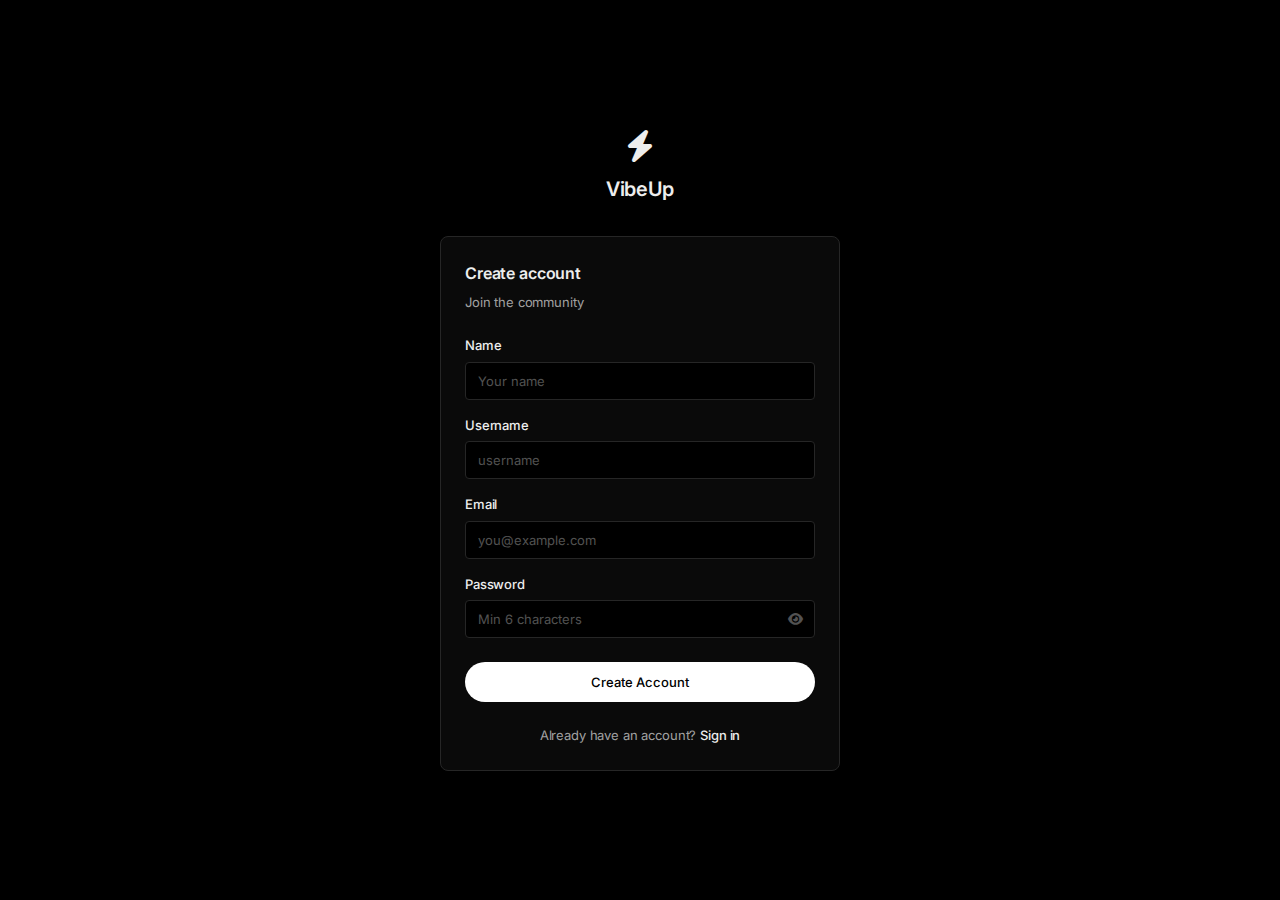
<file: signup.html>
<!DOCTYPE html>
<html lang="en">

<head>
    <meta charset="UTF-8">
    <meta name="viewport" content="width=device-width, initial-scale=1.0">
    <title>Sign Up - VibeUp</title>
    <link rel="stylesheet" href="css/styles.css">
    <link rel="stylesheet" href="https://cdnjs.cloudflare.com/ajax/libs/font-awesome/6.0.0/css/all.min.css">
</head>

<body>
    <div class="auth-page">
        <div class="auth-container">
            <div class="auth-logo">
                <i class="fas fa-bolt"></i>
                <h1>VibeUp</h1>
            </div>

            <div class="auth-form">
                <h2 class="auth-title">Create account</h2>
                <p class="auth-subtitle">Join the community</p>

                <form id="signupForm" onsubmit="handleSignup(event)">
                    <div class="form-group">
                        <label class="form-label">Name</label>
                        <input type="text" id="signupName" class="form-input" placeholder="Your name" required>
                    </div>

                    <div class="form-group">
                        <label class="form-label">Username</label>
                        <input type="text" id="signupUsername" class="form-input" placeholder="username" required>
                    </div>

                    <div class="form-group">
                        <label class="form-label">Email</label>
                        <input type="email" id="signupEmail" class="form-input" placeholder="you@example.com" required>
                    </div>

                    <div class="form-group">
                        <label class="form-label">Password</label>
                        <div style="position: relative;">
                            <input type="password" id="signupPassword" class="form-input" placeholder="Min 6 characters"
                                required minlength="6">
                            <button type="button" class="password-toggle" onclick="togglePassword('signupPassword')">
                                <i class="fas fa-eye"></i>
                            </button>
                        </div>
                        <div id="passwordStrength" style="font-size: 12px; margin-top: 4px;"></div>
                    </div>

                    <button type="submit" class="btn-primary auth-btn">Create Account</button>
                </form>

                <p class="auth-footer">
                    Already have an account? <a href="login.html">Sign in</a>
                </p>
            </div>
        </div>
    </div>

    <div id="toastContainer" class="toast-container"></div>

    <script src="js/app.js"></script>
    <script>
        document.addEventListener('DOMContentLoaded', () => {
            if (isLoggedIn()) {
                window.location.href = 'index.html';
            }
            document.getElementById('signupPassword').addEventListener('input', checkStrength);
        });

        function handleSignup(e) {
            e.preventDefault();

            const name = document.getElementById('signupName').value.trim();
            const username = document.getElementById('signupUsername').value.trim().toLowerCase();
            const email = document.getElementById('signupEmail').value.trim().toLowerCase();
            const password = document.getElementById('signupPassword').value;

            if (password.length < 6) {
                showToast('Password too short', 'error');
                return;
            }

            const users = getRegisteredUsers();

            if (users.find(u => u.email === email)) {
                showToast('Email already registered', 'error');
                return;
            }

            if (users.find(u => u.username === username)) {
                showToast('Username taken', 'error');
                return;
            }

            const newUser = {
                id: 'user_' + Date.now(),
                name,
                username,
                email,
                password,
                bio: 'Hello, world.',
                avatar: null,
                createdAt: new Date().toISOString()
            };

            users.push(newUser);
            saveRegisteredUsers(users);
            loginUser(newUser);

            showToast('Account created');

            setTimeout(() => {
                window.location.href = 'index.html';
            }, 500);
        }

        function checkStrength() {
            const password = document.getElementById('signupPassword').value;
            const div = document.getElementById('passwordStrength');

            if (password.length === 0) {
                div.innerHTML = '';
                return;
            }

            let strength = 0;
            if (password.length >= 6) strength++;
            if (password.length >= 10) strength++;
            if (/[A-Z]/.test(password)) strength++;
            if (/[0-9]/.test(password)) strength++;
            if (/[^A-Za-z0-9]/.test(password)) strength++;

            let text, color;
            if (strength <= 2) { text = 'Weak'; color = 'var(--status-error)'; }
            else if (strength <= 3) { text = 'Medium'; color = '#f59e0b'; }
            else { text = 'Strong'; color = 'var(--status-success)'; }

            div.innerHTML = `<span style="color: ${color}">${text}</span>`;
        }

        function togglePassword(id) {
            const input = document.getElementById(id);
            const icon = input.nextElementSibling.querySelector('i');
            if (input.type === 'password') {
                input.type = 'text';
                icon.classList.replace('fa-eye', 'fa-eye-slash');
            } else {
                input.type = 'password';
                icon.classList.replace('fa-eye-slash', 'fa-eye');
            }
        }
    </script>
</body>

</html>
</file>
<file: css/styles.css>
@import url('https://fonts.googleapis.com/css2?family=Inter:wght@400;500;600;700&display=swap');

:root {
    /* Backgrounds - Dark (Default) */
    --bg-root: #000000;
    --bg-surface: #0A0A0A;
    --bg-subtle: #171717;
    --bg-hover: #1C1C1C;

    /* Borders */
    --border-dim: #262626;
    --border-mid: #404040;
    --border-bright: #EDEDED;

    /* Typography */
    --text-main: #EDEDED;
    --text-muted: #A1A1A1;
    --text-faint: #525252;

    /* Accents */
    --accent-primary: #FFFFFF;
    --accent-inverse: #000000;
    --accent-blue: #0070F3;
    --status-success: #27C93F;
    --status-error: #FF5F56;

    /* Spacing & Radius */
    --radius-sm: 4px;
    --radius-md: 8px;
    --radius-pill: 999px;

    /* Layout */
    --sidebar-width: 240px;
    --feed-width: 640px;

    /* Font */
    --font-family: 'Inter', -apple-system, BlinkMacSystemFont, sans-serif;
    --font-size-xs: 12px;
    --font-size-sm: 13px;
    --font-size-base: 14px;
    --font-size-lg: 16px;
    --font-size-xl: 20px;
}

/* ========== LIGHT THEME ========== */
[data-theme="light"] {
    /* Backgrounds - Light */
    --bg-root: #FFFFFF;
    --bg-surface: #FAFAFA;
    --bg-subtle: #F4F4F5;
    --bg-hover: #E4E4E7;

    /* Borders */
    --border-dim: #E4E4E7;
    --border-mid: #D4D4D8;
    --border-bright: #18181B;

    /* Typography */
    --text-main: #18181B;
    --text-muted: #71717A;
    --text-faint: #A1A1AA;

    /* Accents */
    --accent-primary: #18181B;
    --accent-inverse: #FFFFFF;
    --accent-blue: #0070F3;
    --status-success: #22C55E;
    --status-error: #EF4444;
}

/* ========== RESET ========== */
*,
*::before,
*::after {
    margin: 0;
    padding: 0;
    box-sizing: border-box;
}

html {
    font-size: 16px;
    -webkit-font-smoothing: antialiased;
    -moz-osx-font-smoothing: grayscale;
}

body {
    font-family: var(--font-family);
    font-size: var(--font-size-base);
    line-height: 1.5;
    color: var(--text-main);
    background: var(--bg-root);
    letter-spacing: -0.01em;
}

a {
    color: inherit;
    text-decoration: none;
}

button {
    font-family: inherit;
    cursor: pointer;
    border: none;
    background: none;
}

input,
textarea {
    font-family: inherit;
    font-size: inherit;
    color: inherit;
    background: transparent;
    border: none;
    outline: none;
}

img {
    max-width: 100%;
    display: block;
}

/* ========== LAYOUT ========== */
.app-layout {
    display: flex;
    min-height: 100vh;
}

/* Sidebar */
.sidebar {
    width: var(--sidebar-width);
    height: 100vh;
    position: fixed;
    left: 0;
    top: 0;
    background: var(--bg-root);
    border-right: 1px solid var(--border-dim);
    padding: 24px 16px;
    display: flex;
    flex-direction: column;
    z-index: 100;
}

.sidebar-logo {
    display: flex;
    align-items: center;
    gap: 10px;
    padding: 8px 12px;
    margin-bottom: 32px;
    font-size: var(--font-size-lg);
    font-weight: 600;
    letter-spacing: -0.02em;
}

.sidebar-logo i {
    font-size: 20px;
}

.sidebar-nav {
    flex: 1;
    display: flex;
    flex-direction: column;
    gap: 4px;
}

.nav-item {
    display: flex;
    align-items: center;
    gap: 12px;
    padding: 10px 12px;
    border-radius: var(--radius-sm);
    color: var(--text-muted);
    font-size: var(--font-size-sm);
    font-weight: 500;
    transition: background 0.1s, color 0.1s;
    position: relative;
}

.nav-item:hover {
    background: var(--bg-subtle);
    color: var(--text-main);
}

.nav-item.active {
    background: var(--bg-hover);
    color: var(--text-main);
}

.nav-item.active::before {
    content: '';
    position: absolute;
    left: -16px;
    top: 50%;
    transform: translateY(-50%);
    width: 3px;
    height: 20px;
    background: var(--accent-primary);
    border-radius: 0 2px 2px 0;
}

.nav-item i {
    width: 18px;
    font-size: 16px;
}

.sidebar-footer {
    padding-top: 16px;
    border-top: 1px solid var(--border-dim);
}

.user-info {
    display: flex;
    align-items: center;
    gap: 10px;
    padding: 8px;
    border-radius: var(--radius-sm);
    cursor: pointer;
}

.user-info:hover {
    background: var(--bg-subtle);
}

.user-avatar {
    width: 32px;
    height: 32px;
    border-radius: 50%;
    object-fit: cover;
}

.user-details {
    flex: 1;
    overflow: hidden;
}

.user-name {
    font-size: var(--font-size-sm);
    font-weight: 500;
    white-space: nowrap;
    overflow: hidden;
    text-overflow: ellipsis;
}

.user-handle {
    font-size: var(--font-size-xs);
    color: var(--text-muted);
}

/* Main Content Area */
.main-area {
    margin-left: var(--sidebar-width);
    flex: 1;
    display: flex;
    justify-content: center;
    padding: 24px;
}

.feed-container {
    width: 100%;
    max-width: var(--feed-width);
}

/* Right Panel */
.right-panel {
    width: 300px;
    padding: 24px;
    position: fixed;
    right: 0;
    top: 0;
    height: 100vh;
    overflow-y: auto;
    display: none;
}

@media (min-width: 1200px) {
    .right-panel {
        display: block;
    }

    .main-area {
        margin-right: 300px;
    }
}

/* ========== POST COMPOSER ========== */
.post-composer {
    padding: 20px 0;
    border-bottom: 1px solid var(--border-dim);
    margin-bottom: 8px;
}

.composer-input {
    width: 100%;
    min-height: 60px;
    resize: none;
    font-size: var(--font-size-base);
    color: var(--text-main);
    background: transparent;
    border: none;
    border-bottom: 1px solid var(--border-dim);
    padding-bottom: 12px;
    transition: border-color 0.1s;
}

.composer-input::placeholder {
    color: var(--text-faint);
}

.composer-input:focus {
    border-bottom-color: var(--accent-primary);
}

.composer-actions {
    display: flex;
    justify-content: space-between;
    align-items: center;
    margin-top: 12px;
}

.composer-tools {
    display: flex;
    gap: 8px;
}

.tool-btn {
    padding: 6px 10px;
    color: var(--text-muted);
    font-size: var(--font-size-sm);
    border-radius: var(--radius-sm);
    display: flex;
    align-items: center;
    gap: 6px;
}

.tool-btn:hover {
    background: var(--bg-subtle);
    color: var(--text-main);
}

/* Primary Button */
.btn-primary {
    background: var(--accent-primary);
    color: var(--accent-inverse);
    padding: 8px 16px;
    border-radius: var(--radius-pill);
    font-size: var(--font-size-sm);
    font-weight: 500;
    transition: opacity 0.1s, transform 0.1s;
}

.btn-primary:hover {
    opacity: 0.9;
}

.btn-primary:active {
    transform: scale(0.98);
}

.btn-primary:disabled {
    opacity: 0.5;
    cursor: not-allowed;
}

/* ========== POST ITEM ========== */
.post-item {
    padding: 20px 0;
    border-bottom: 1px solid var(--border-dim);
}

.post-header {
    display: flex;
    align-items: center;
    gap: 10px;
    margin-bottom: 12px;
}

.post-avatar {
    width: 36px;
    height: 36px;
    border-radius: 50%;
    object-fit: cover;
}

.post-meta {
    flex: 1;
}

.post-author {
    font-weight: 500;
    font-size: var(--font-size-sm);
    display: flex;
    align-items: center;
    gap: 6px;
}

.post-handle {
    color: var(--text-muted);
    font-weight: 400;
}

.post-time {
    font-size: var(--font-size-xs);
    color: var(--text-faint);
}

.post-content {
    margin-bottom: 12px;
}

.post-text {
    font-size: var(--font-size-base);
    line-height: 1.6;
    white-space: pre-wrap;
}

.post-image {
    margin-top: 12px;
    border-radius: var(--radius-md);
    overflow: hidden;
    border: 1px solid var(--border-dim);
}

.post-image img {
    width: 100%;
}

.feeling-badge {
    display: inline-flex;
    align-items: center;
    gap: 4px;
    font-size: var(--font-size-xs);
    color: var(--text-muted);
    margin-left: 4px;
}

/* Post Actions */
.post-actions {
    display: flex;
    gap: 4px;
    margin-top: 12px;
}

.action-btn {
    display: flex;
    align-items: center;
    gap: 6px;
    padding: 6px 12px;
    color: var(--text-muted);
    font-size: var(--font-size-sm);
    border-radius: var(--radius-sm);
    transition: background 0.1s, color 0.1s;
}

.action-btn:hover {
    background: var(--bg-subtle);
    color: var(--text-main);
}

.action-btn.liked {
    color: var(--status-error);
}

.action-btn i {
    font-size: 14px;
}

/* ========== COMMENTS ========== */
.comments-section {
    margin-top: 12px;
    padding-top: 12px;
    border-top: 1px solid var(--border-dim);
}

.comment-item {
    display: flex;
    gap: 10px;
    padding: 8px 0;
}

.comment-avatar {
    width: 28px;
    height: 28px;
    border-radius: 50%;
}

.comment-body {
    flex: 1;
    background: var(--bg-subtle);
    padding: 8px 12px;
    border-radius: var(--radius-md);
}

.comment-author {
    font-size: var(--font-size-sm);
    font-weight: 500;
    margin-right: 6px;
}

.comment-text {
    font-size: var(--font-size-sm);
    color: var(--text-muted);
}

.comment-input-row {
    display: flex;
    gap: 10px;
    margin-top: 12px;
}

.comment-input {
    flex: 1;
    padding: 10px 12px;
    background: var(--bg-subtle);
    border: 1px solid var(--border-dim);
    border-radius: var(--radius-md);
    font-size: var(--font-size-sm);
}

.comment-input:focus {
    border-color: var(--border-mid);
}

/* ========== BENTO WIDGETS ========== */
.widget {
    background: var(--bg-surface);
    border: 1px solid var(--border-dim);
    border-radius: var(--radius-md);
    padding: 16px;
    margin-bottom: 16px;
}

.widget-title {
    font-size: var(--font-size-sm);
    font-weight: 600;
    color: var(--text-main);
    margin-bottom: 12px;
    display: flex;
    align-items: center;
    gap: 8px;
}

.widget-title i {
    color: var(--text-muted);
}

.trending-item {
    display: flex;
    align-items: center;
    gap: 12px;
    padding: 8px 0;
}

.trending-rank {
    font-size: var(--font-size-xs);
    color: var(--text-faint);
    width: 16px;
}

.trending-info {
    flex: 1;
}

.trending-topic {
    font-size: var(--font-size-sm);
    font-weight: 500;
}

.trending-count {
    font-size: var(--font-size-xs);
    color: var(--text-muted);
}

/* ========== EMPTY STATE ========== */
.empty-state {
    text-align: center;
    padding: 48px 24px;
    color: var(--text-muted);
}

.empty-state i {
    font-size: 48px;
    margin-bottom: 16px;
    opacity: 0.3;
}

.empty-state h3 {
    font-size: var(--font-size-lg);
    font-weight: 500;
    margin-bottom: 8px;
    color: var(--text-main);
}

.empty-state p {
    font-size: var(--font-size-sm);
}

/* ========== PROFILE ========== */
.profile-header {
    padding: 24px 0;
    border-bottom: 1px solid var(--border-dim);
    margin-bottom: 24px;
}

.profile-info {
    display: flex;
    align-items: flex-start;
    gap: 20px;
}

.profile-avatar {
    width: 80px;
    height: 80px;
    border-radius: 50%;
    border: 2px solid var(--border-dim);
}

.profile-details {
    flex: 1;
}

.profile-name {
    font-size: var(--font-size-xl);
    font-weight: 600;
    letter-spacing: -0.02em;
}

.profile-handle {
    font-size: var(--font-size-sm);
    color: var(--text-muted);
    margin-bottom: 8px;
}

.profile-bio {
    font-size: var(--font-size-sm);
    color: var(--text-muted);
    margin-bottom: 16px;
}

.profile-stats {
    display: flex;
    gap: 24px;
}

.stat-item {
    text-align: center;
}

.stat-value {
    font-size: var(--font-size-lg);
    font-weight: 600;
    font-variant-numeric: tabular-nums;
}

.stat-label {
    font-size: var(--font-size-xs);
    color: var(--text-muted);
}

.profile-actions {
    display: flex;
    gap: 8px;
    margin-top: 16px;
}

/* ========== SETTINGS ========== */
.settings-section {
    margin-bottom: 32px;
}

.settings-title {
    font-size: var(--font-size-sm);
    font-weight: 600;
    color: var(--text-muted);
    text-transform: uppercase;
    letter-spacing: 0.05em;
    margin-bottom: 16px;
}

.setting-row {
    display: flex;
    justify-content: space-between;
    align-items: center;
    padding: 16px 0;
    border-bottom: 1px solid var(--border-dim);
}

.setting-info {
    flex: 1;
}

.setting-label {
    font-size: var(--font-size-sm);
    font-weight: 500;
}

.setting-desc {
    font-size: var(--font-size-xs);
    color: var(--text-muted);
    margin-top: 2px;
}

.setting-action {
    color: var(--text-muted);
}

.setting-action:hover {
    color: var(--text-main);
}

/* Toggle Switch */
.toggle {
    width: 40px;
    height: 22px;
    background: var(--border-dim);
    border-radius: var(--radius-pill);
    position: relative;
    cursor: pointer;
    transition: background 0.2s;
}

.toggle.active {
    background: var(--accent-primary);
}

.toggle::after {
    content: '';
    position: absolute;
    width: 18px;
    height: 18px;
    background: var(--bg-root);
    border-radius: 50%;
    top: 2px;
    left: 2px;
    transition: transform 0.2s;
}

.toggle.active::after {
    transform: translateX(18px);
}

/* Danger Button */
.btn-danger {
    color: var(--status-error);
    padding: 8px 16px;
    border-radius: var(--radius-sm);
    font-size: var(--font-size-sm);
}

.btn-danger:hover {
    background: rgba(255, 95, 86, 0.1);
}

/* ========== AUTH PAGES ========== */
.auth-page {
    min-height: 100vh;
    display: flex;
    align-items: center;
    justify-content: center;
    background: var(--bg-root);
    padding: 24px;
}

.auth-container {
    width: 100%;
    max-width: 400px;
}

.auth-logo {
    text-align: center;
    margin-bottom: 32px;
}

.auth-logo i {
    font-size: 32px;
    margin-bottom: 12px;
}

.auth-logo h1 {
    font-size: var(--font-size-xl);
    font-weight: 600;
    letter-spacing: -0.02em;
}

.auth-form {
    background: var(--bg-surface);
    border: 1px solid var(--border-dim);
    border-radius: var(--radius-md);
    padding: 24px;
}

.auth-title {
    font-size: var(--font-size-lg);
    font-weight: 600;
    margin-bottom: 8px;
}

.auth-subtitle {
    font-size: var(--font-size-sm);
    color: var(--text-muted);
    margin-bottom: 24px;
}

.form-group {
    margin-bottom: 16px;
}

.form-label {
    display: block;
    font-size: var(--font-size-sm);
    font-weight: 500;
    margin-bottom: 6px;
}

.form-input {
    width: 100%;
    padding: 10px 12px;
    background: var(--bg-root);
    border: 1px solid var(--border-dim);
    border-radius: var(--radius-sm);
    font-size: var(--font-size-sm);
    color: var(--text-main);
    transition: border-color 0.1s;
}

.form-input:focus {
    border-color: var(--border-mid);
    box-shadow: 0 0 0 2px rgba(255, 255, 255, 0.05);
}

.form-input::placeholder {
    color: var(--text-faint);
}

.password-toggle {
    position: absolute;
    right: 12px;
    top: 50%;
    transform: translateY(-50%);
    color: var(--text-faint);
}

.password-toggle:hover {
    color: var(--text-muted);
}

.auth-btn {
    width: 100%;
    padding: 12px;
    margin-top: 8px;
}

.auth-footer {
    text-align: center;
    margin-top: 24px;
    font-size: var(--font-size-sm);
    color: var(--text-muted);
}

.auth-footer a {
    color: var(--text-main);
    font-weight: 500;
}

.auth-footer a:hover {
    text-decoration: underline;
}

/* ========== MODAL ========== */
.modal-overlay {
    position: fixed;
    inset: 0;
    background: rgba(0, 0, 0, 0.8);
    display: flex;
    align-items: center;
    justify-content: center;
    z-index: 1000;
    opacity: 0;
    visibility: hidden;
    transition: opacity 0.15s, visibility 0.15s;
}

.modal-overlay.active {
    opacity: 1;
    visibility: visible;
}

.modal {
    background: var(--bg-surface);
    border: 1px solid var(--border-dim);
    border-radius: var(--radius-md);
    width: 100%;
    max-width: 440px;
    padding: 24px;
}

.modal-header {
    display: flex;
    justify-content: space-between;
    align-items: center;
    margin-bottom: 20px;
}

.modal-title {
    font-size: var(--font-size-lg);
    font-weight: 600;
}

.modal-close {
    color: var(--text-muted);
    font-size: 20px;
}

.modal-close:hover {
    color: var(--text-main);
}

.modal-footer {
    display: flex;
    justify-content: flex-end;
    gap: 8px;
    margin-top: 24px;
}

/* ========== TOAST ========== */
.toast-container {
    position: fixed;
    bottom: 24px;
    right: 24px;
    z-index: 2000;
    display: flex;
    flex-direction: column;
    gap: 8px;
}

.toast {
    background: var(--bg-surface);
    border: 1px solid var(--border-dim);
    border-radius: var(--radius-sm);
    padding: 12px 16px;
    font-size: var(--font-size-sm);
    display: flex;
    align-items: center;
    gap: 10px;
    animation: slideIn 0.15s ease;
}

.toast.success {
    border-left: 3px solid var(--status-success);
}

.toast.error {
    border-left: 3px solid var(--status-error);
}

@keyframes slideIn {
    from {
        transform: translateX(100%);
        opacity: 0;
    }

    to {
        transform: translateX(0);
        opacity: 1;
    }
}

/* ========== IMAGE PREVIEW ========== */
.image-preview {
    margin-top: 12px;
    position: relative;
    display: none;
}

.image-preview.active {
    display: block;
}

.image-preview img {
    max-height: 200px;
    border-radius: var(--radius-md);
    border: 1px solid var(--border-dim);
}

.image-preview button {
    position: absolute;
    top: 8px;
    right: 8px;
    width: 24px;
    height: 24px;
    background: var(--bg-root);
    border-radius: 50%;
    color: var(--text-main);
    font-size: 14px;
}

/* ========== FEELING PICKER ========== */
.feeling-picker {
    background: var(--bg-surface);
    border: 1px solid var(--border-dim);
    border-radius: var(--radius-md);
    padding: 12px;
    margin-top: 12px;
}

.feeling-picker-title {
    font-size: var(--font-size-sm);
    font-weight: 500;
    margin-bottom: 12px;
}

.feeling-grid {
    display: grid;
    grid-template-columns: repeat(4, 1fr);
    gap: 4px;
}

.feeling-btn {
    padding: 8px;
    font-size: var(--font-size-xs);
    color: var(--text-muted);
    border-radius: var(--radius-sm);
    text-align: center;
}

.feeling-btn:hover {
    background: var(--bg-subtle);
    color: var(--text-main);
}

.feeling-indicator {
    display: inline-flex;
    align-items: center;
    gap: 6px;
    padding: 4px 10px;
    background: var(--bg-subtle);
    border-radius: var(--radius-pill);
    font-size: var(--font-size-xs);
    margin-top: 12px;
}

.feeling-remove {
    color: var(--text-faint);
    margin-left: 4px;
}

/* ========== UTILITIES ========== */
.hidden {
    display: none !important;
}

.text-muted {
    color: var(--text-muted);
}

.text-error {
    color: var(--status-error);
}

.text-success {
    color: var(--status-success);
}

/* ========== RESPONSIVE ========== */
@media (max-width: 768px) {
    .sidebar {
        width: 64px;
        padding: 16px 8px;
    }

    .sidebar-logo span,
    .nav-item span,
    .user-details {
        display: none;
    }

    .sidebar-logo {
        justify-content: center;
    }

    .nav-item {
        justify-content: center;
        padding: 12px;
    }

    .nav-item.active::before {
        left: -8px;
    }

    .main-area {
        margin-left: 64px;
        padding: 16px;
    }

    .right-panel {
        display: none;
    }
}

@media (max-width: 480px) {
    .sidebar {
        display: none;
    }

    .main-area {
        margin-left: 0;
    }

    .mobile-nav {
        display: flex;
        position: fixed;
        bottom: 0;
        left: 0;
        right: 0;
        background: var(--bg-surface);
        border-top: 1px solid var(--border-dim);
        padding: 8px;
        justify-content: space-around;
        z-index: 100;
    }

    body {
        padding-bottom: 60px;
    }
}

/* Show mobile nav only on mobile */
.mobile-nav {
    display: none;
}

@media (max-width: 480px) {
    .mobile-nav {
        display: flex;
    }
}

/* ========== STORIES SECTION ========== */
.stories-section {
    display: flex;
    gap: 16px;
    padding: 16px 0 20px;
    overflow-x: auto;
    border-bottom: 1px solid var(--border-dim);
    margin-bottom: 8px;
}

.stories-section::-webkit-scrollbar {
    display: none;
}

.story {
    display: flex;
    flex-direction: column;
    align-items: center;
    gap: 8px;
    cursor: pointer;
    flex-shrink: 0;
}

.story-ring {
    width: 56px;
    height: 56px;
    border-radius: 50%;
    display: flex;
    align-items: center;
    justify-content: center;
    background: var(--bg-root);
    border: 2px dotted var(--text-main);
    transition: transform 0.15s, border-color 0.15s;
    overflow: hidden;
}

.story:hover .story-ring {
    transform: scale(1.05);
    border-color: var(--text-main);
}

.story-ring img {
    width: 100%;
    height: 100%;
    object-fit: cover;
    filter: grayscale(100%);
}

.story-ring i {
    font-size: 16px;
    color: var(--text-muted);
}

.add-story .story-ring {
    border-style: dashed;
    border-color: var(--border-mid);
}

.add-story:hover .story-ring {
    border-color: var(--text-main);
}

.add-story .story-ring i {
    color: var(--text-faint);
}

.story-name {
    font-size: 11px;
    color: var(--text-main);
    max-width: 56px;
    text-align: center;
    white-space: nowrap;
    overflow: hidden;
    text-overflow: ellipsis;
}
</file>
